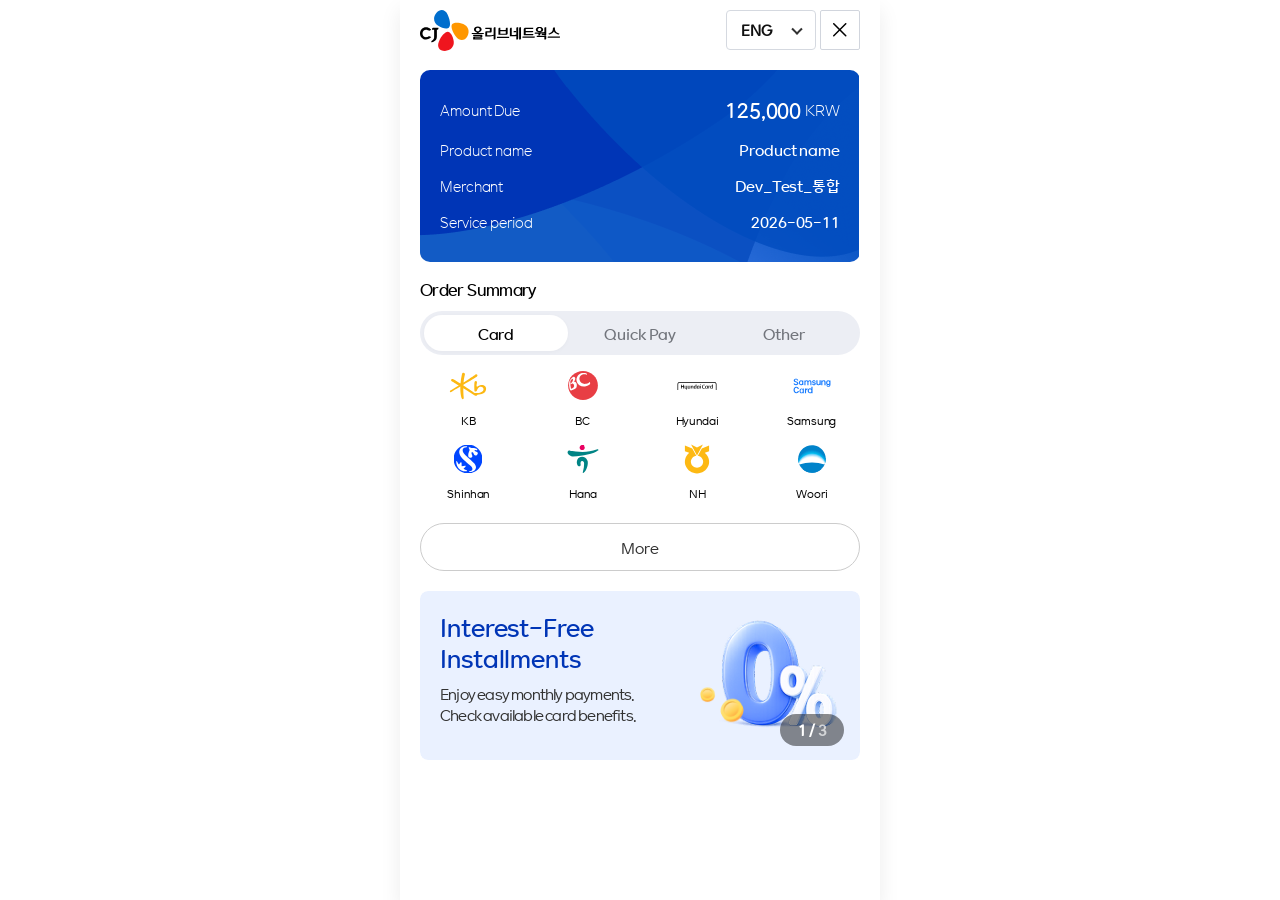
<file: index.html>
<!DOCTYPE html>
<html lang="ko">

<head>
  <meta charset="UTF-8">
  <meta http-equiv="X-UA-Compatible" content="IE=edge">
  <meta name="viewport" content="width=device-width, initial-scale=1.0, maximum-scale=1.0, user-scalable=no">
  <title>CJ올리브네트웍스</title>
  <meta name="description" content="올리브네트웍스">
  <meta name="keywords" content="올리브네트웍스">
  <meta name="author" content="올리브네트웍스">
  <meta property="og:locale" content="ko_KR" />
  <meta property="og:type" content="website" />
  <meta property="og:title" content="올리브네트웍스" />
  <meta property="og:description" content="올리브네트웍스" />
  <meta property="og:url" content="https://www.cjolivenetworks.co.kr" />
  <meta property="og:site_name" content="올리브네트웍스 - 국문" />
  <link rel="stylesheet" href="css/common.css">
  <link rel="shortcut icon" href="img/common/favicon.ico">
  <link rel="icon" href="img/common/favicon.ico">
  <link rel="stylesheet" href="https://cdn.jsdelivr.net/npm/swiper@11/swiper-bundle.min.css">

  <script src="js/terms-data.js"></script>
  <script src="js/i18n.js"></script>
  <script src="js/script.js"></script>
  <script src="js/i18n-init.js"></script>
  <script src="https://cdn.jsdelivr.net/npm/swiper@11/swiper-bundle.min.js"></script>
</head>

<body>
  <div class="wrap">
    <header class="header">
      <h1 class="logo"><a href="/" data-i18n="logo">CJ 올리브네트웍스</a></h1>

      <div class="header-util">
        <div class="lang-select">
          <button class="lang-btn" type="button">
            <span>KOR</span>
          </button>
          <ul class="lang-list">
            <li><button type="button" class="lang-link" data-lang="ko">KOR</button></li>
            <li><button type="button" class="lang-link" data-lang="en">ENG</button></li>
            <li><button type="button" class="lang-link" data-lang="zh">CHN</button></li>
            <li><button type="button" class="lang-link" data-lang="ja">JPN</button></li>
          </ul>
        </div>
        <button class="close-btn" type="button" aria-label="닫기" data-i18n-attr="aria-label:closeAria"></button>
      </div>
    </header>

    <main class="contents">
      <section class="inner">
        <ul class="info-box">
          <li>
            <span data-i18n="info.amount">결제금액</span>
            <strong class="price">125,000 <em data-i18n="info.currency">원</em></strong>
          </li>
          <li>
            <span data-i18n="info.productName">상품명</span>
            <strong data-i18n="info.productValue">상품명</strong>
          </li>
          <li>
            <span data-i18n="info.merchant">가맹점명</span>
            <strong>Dev_Test_통합</strong>
          </li>
          <li>
            <span data-i18n="info.servicePeriod">제공기간</span>
            <strong>2026-05-11</strong>
          </li>
        </ul>
      </section>

      <section class="pay-info">
        <div class="section-title">
          <h2 data-i18n="pay.title">결제 수단</h2>
        </div>
        <div class="pay-wrap">
          <div class="pay-tabs">
            <button class="pay-tab active" data-tab="card" data-i18n="pay.card">카드</button>
            <button class="pay-tab" data-tab="simple" data-i18n="pay.simple">간편결제</button>
            <button class="pay-tab" data-tab="etc" data-i18n="pay.etc">기타결제</button>
          </div>

          <!-- 카드 -->
          <section class="pay-panel active" id="card">
            <div class="pay-grid card-grid">
              <button class="pay-item"><span><img src="img/payment/ico-kb.svg" alt="국민카드"></span><em data-i18n="cards.kb">국민</em></button>
              <button class="pay-item"><span><img src="img/payment/ico-bc.svg" alt="비씨카드"></span><em data-i18n="cards.bc">비씨</em></button>
              <button class="pay-item"><span><img src="img/payment/ico-hyundai.svg" alt="현대카드"></span><em data-i18n="cards.hyundai">현대</em></button>
              <button class="pay-item"><span><img src="img/payment/ico-samsung.svg" alt="삼성카드"></span><em data-i18n="cards.samsung">삼성</em></button>

              <button class="pay-item"><span><img src="img/payment/ico-shinhan.svg" alt="신한카드"></span><em data-i18n="cards.shinhan">신한</em></button>
              <button class="pay-item"><span><img src="img/payment/ico-hana.svg" alt="하나카드"></span><em data-i18n="cards.hana">하나</em></button>
              <button class="pay-item"><span><img src="img/payment/ico-nh.svg" alt="농협카드"></span><em data-i18n="cards.nh">농협</em></button>
              <button class="pay-item"><span><img src="img/payment/ico-woori.svg" alt="우리카드"></span><em data-i18n="cards.woori">우리</em></button>

              <div class="pay-more-wrap">
                <div class="pay-grid">
                  <button class="pay-item"><span><img src="img/payment/ico-loca.svg" alt="롯데카드"></span><em data-i18n="cards.lotte">롯데</em></button>
                  <button class="pay-item"><span><img src="img/payment/ico-kakaobank.svg" alt="카카오뱅크"></span><em data-i18n="cards.kakaobank">카카오뱅크</em></button>
                  <button class="pay-item"><span><img src="img/payment/ico-citi.svg" alt="씨티카드"></span><em data-i18n="cards.citi">씨티</em></button>
                  <button class="pay-item"><span><img src="img/payment/ico-kj.svg" alt="광주카드"></span><em data-i18n="cards.kj">광주</em></button>
                  <button class="pay-item"><span><img src="img/payment/ico-jeonbuk.svg" alt="전북카드"></span><em data-i18n="cards.jeonbuk">전북</em></button>
                  <button class="pay-item"><span><img src="img/payment/ico-suhyup.svg" alt="수협카드"></span><em data-i18n="cards.suhyup">수협</em></button>
                  <button class="pay-item"><span><img src="img/payment/ico-jeju.svg" alt="제주카드"></span><em data-i18n="cards.jeju">제주</em></button>
                  <button class="pay-item"><span><img src="img/payment/ico-cu.svg" alt="신협카드"></span><em data-i18n="cards.cu">신협</em></button>
                  <button class="pay-item"><span><img src="img/payment/ico-visa.svg" alt="VISA"></span>VISA</button>
                  <button class="pay-item"><span><img src="img/payment/ico-master.svg" alt="Master"></span>Master</button>
                  <button class="pay-item"><span><img src="img/payment/ico-jcb.svg" alt="JCB"></span>JCB</button>
                  <button class="pay-item"><span><img src="img/payment/ico-unionpay.svg" alt="UnionPay"></span>UnionPay</button>
                </div>
              </div>

              <button type="button" class="pay-more-btn">더 보기</button>
            </div>
          </section>

          <!-- 간편결제 -->
          <section class="pay-panel" id="simple">
            <div class="pay-grid">
              <button type="button" class="pay-item simple-pay-btn"><span><img src="img/payment/ico-kakaopay.svg" alt="카카오페이"></span>카카오페이</button>
              <button type="button" class="pay-item simple-pay-btn"><span><img src="img/payment/ico-naverpay.svg" alt="네이버페이"></span>네이버페이</button>
              <button type="button" class="pay-item simple-pay-btn"><span><img src="img/payment/ico-toss.svg" alt="토스페이"></span>토스페이</button>
              <button type="button" class="pay-item simple-pay-btn"><span><img src="img/payment/ico-payco.svg" alt="페이코"></span>페이코</button>
            </div>
          </section>

          <!-- 기타결제 -->
          <section class="pay-panel" id="etc">
            <div class="pay-grid pay-sub-tabs">
              <button class="pay-item active" data-sub-tab="virtual">
                <span><img src="img/payment/ico-virtual.svg" alt=""></span>
                <em data-i18n="etc.virtual">가상계좌</em>
              </button>
              <button class="pay-item" data-sub-tab="transfer">
                <span><img src="img/payment/ico-gyejwaiche.svg" alt=""></span>
                <em data-i18n="etc.transfer">계좌이체</em>
              </button>
              <button class="pay-item" data-sub-tab="phone">
                <span><img src="img/payment/ico-phone.svg" alt=""></span>
                <em data-i18n="etc.phone">휴대폰</em>
              </button>
            </div>

            <!-- 가상계좌 -->
            <div id="virtual" class="pay-content active">
              <div class="pay-explan">
                <strong data-i18n="virtual.guideTitle">ⓘ 가상계좌 안내</strong>
                <p data-i18n-html="virtual.guideDesc">입금 기한 내에 계좌로 입금하시면 결제가 완료됩니다.<br>미입금 시 자동 취소됩니다.</p>
              </div>

              <div class="pay-section">
                <h3 class="pay-title" data-i18n="virtual.selectBank">입금은행 선택</h3>
                <div class="pay-grid">
                  <button class="pay-item"><span><img src="img/payment/ico-ibk.svg" alt=""></span><em data-i18n="banks.ibk">기업</em></button>
                  <button class="pay-item"><span><img src="img/payment/ico-kb.svg" alt=""></span><em data-i18n="banks.kb">국민</em></button>
                  <button class="pay-item"><span><img src="img/payment/ico-nh.svg" alt=""></span><em data-i18n="banks.nh">농협</em></button>
                  <button class="pay-item"><span><img src="img/payment/ico-hana.svg" alt=""></span><em data-i18n="banks.hana">하나</em></button>
                  <button class="pay-item"><span><img src="img/payment/ico-woori.svg" alt=""></span><em data-i18n="banks.woori">우리</em></button>
                  <button class="pay-item"><span><img src="img/payment/ico-shinhan.svg" alt=""></span><em data-i18n="banks.shinhan">신한</em></button>
                  <button class="pay-item"><span><img src="img/payment/ico-bnk.svg" alt=""></span><em data-i18n="banks.bnk">경남</em></button>
                  <button class="pay-item"><span><img src="img/payment/ico-post.svg" alt=""></span><em data-i18n="banks.post">우체국</em></button>
                  <button class="pay-item"><span><img src="img/payment/ico-bnk.svg" alt=""></span><em data-i18n="banks.busan">부산</em></button>
                </div>
              </div>

              <div class="pay-section pl20">
                <h3 class="pay-title mb0 pl0 ml0" data-i18n="virtual.depositor">입금자명</h3>
                <input type="text" class="pay-input name-input" data-i18n="virtual.namePlaceholder" placeholder="이름을 입력해 주세요">

                <div class="cash-receipt-wrap">
                  <h3 class="pay-title pl0 ml0 mb10" data-i18n="virtual.receiptTitle">현금영수증 발행정보</h3>
                  <div class="cash-receipt-radio">
                    <label>
                      <input type="radio" name="receiptType" value="phone" checked>
                      <span data-i18n="virtual.receiptPhone">소득공제용</span>
                    </label>

                    <label>
                      <input type="radio" name="receiptType" value="biz">
                      <span data-i18n="virtual.receiptBiz">지출증빙용</span>
                    </label>

                    <label>
                      <input type="radio" name="receiptType" value="none">
                      <span data-i18n="virtual.receiptNone">미발행</span>
                    </label>
                  </div>
                  <div class="cash-receipt-input">
                    <input type="tel" class="pay-input receipt-input" inputmode="numeric" placeholder="휴대폰번호를 입력해주세요" data-phone-placeholder="휴대폰번호를 입력해주세요" data-biz-placeholder="사업자 등록번호를 입력해주세요">
                  </div>
                </div>
              </div>
            </div>
            <!-- //가상계좌 -->
            <!-- 계좌이체 -->
            <div id="transfer" class="pay-content">
              <div class="pay-explan">
                <strong data-i18n="transfer.guideTitle">② 계좌이체 안내</strong>
                <p data-i18n-html="transfer.guideDesc">입금 기한 내에 계좌로 입금하시면 결제가 완료됩니다.<br>미입금 시 자동 취소됩니다.</p>
              </div>
              <div class="pay-section">
                <h3 class="pay-title" data-i18n="transfer.selectBank">입금은행 선택</h3>
                <div class="pay-grid">
                  <button class="pay-item"><span><img src="img/payment/ico-ibk.svg" alt=""></span><em data-i18n="banks.ibk">기업</em></button>
                  <button class="pay-item"><span><img src="img/payment/ico-kb.svg" alt=""></span><em data-i18n="banks.kb">국민</em></button>
                  <button class="pay-item"><span><img src="img/payment/ico-nh.svg" alt=""></span><em data-i18n="banks.nh">농협</em></button>
                  <button class="pay-item"><span><img src="img/payment/ico-hana.svg" alt=""></span><em data-i18n="banks.hana">하나</em></button>
                  <button class="pay-item"><span><img src="img/payment/ico-woori.svg" alt=""></span><em data-i18n="banks.woori">우리</em></button>
                  <button class="pay-item"><span><img src="img/payment/ico-shinhan.svg" alt=""></span><em data-i18n="banks.shinhan">신한</em></button>
                  <button class="pay-item"><span><img src="img/payment/ico-bnk.svg" alt=""></span><em data-i18n="banks.bnk">경남</em></button>
                  <button class="pay-item"><span><img src="img/payment/ico-post.svg" alt=""></span><em data-i18n="banks.post">우체국</em></button>
                  <button class="pay-item"><span><img src="img/payment/ico-bnk.svg" alt=""></span><em data-i18n="banks.busan">부산</em></button>
                </div>
              </div>

              <div class="pay-section pl20">
                <h3 class="pay-title mb0 pl0 ml0" data-i18n="transfer.depositor">입금자명</h3>
                <input type="text" class="pay-input name-input" data-i18n="transfer.namePlaceholder" placeholder="이름을 입력해 주세요">
                <label class="pay-check">
                  <input type="checkbox">
                  <span></span>
                  <em data-i18n="transfer.cashReceipt">현금영수증 발급</em>
                </label>
              </div>
            </div>
            <!-- //계좌이체 -->

            <!-- 휴대폰 -->
            <div id="phone" class="pay-content">
              <div class="pay-explan">
                <strong data-i18n="phonePay.guideTitle">③ 휴대폰 안내</strong>
                <p data-i18n-html="phonePay.guideDesc">휴대폰 요금에 합산되어 청구됩니다.<br /> 결제 후 취소 시 다음 달 요금에서 차감됩니다.</p>
              </div>

              <div class="pay-section">
                <h3 class="pay-title mb0" data-i18n="phonePay.selectCarrier">통신사 선택</h3>
                <div class="pay-grid telecom">
                  <button type="button" class="pay-item active">
                    <span><img src="img/payment/ico-SK.svg" alt="SKT"></span>
                    SKT
                  </button>
                  <button type="button" class="pay-item">
                    <span><img src="img/payment/ico-kt.svg" alt="KT"></span>
                    KT
                  </button>
                  <button type="button" class="pay-item">
                    <span><img src="img/payment/ico-lg.svg" alt="LG U+"></span>
                    LG U+
                  </button>
                </div>
                <div class="pay-section pl20">
                  <h3 class="pay-title mb0 pl0 ml0" data-i18n="phonePay.mobileNumber">휴대폰 번호</h3>
                  <input type="tel" class="pay-input phone-input" placeholder="010-0000-0000" inputmode="numeric">
                  <label class="pay-check">
                    <input type="checkbox">
                    <span></span>
                    <em data-i18n="phonePay.cashReceipt">현금영수증 발급</em>
                  </label>
                </div>
              </div>
            </div>
            <!-- //휴대폰 -->
          </section>
        </div>
        <!-- 배너 -->
        <div class="pay-after-content simple-after-content">
          <div class="benefit-banner swiper benefitSwiper">
            <div class="swiper-wrapper">
              <div class="swiper-slide">
                <a href="#">
                  <div class="banner-text">
                    <strong><span data-i18n="banners.0.highlight">무이자</span><span data-i18n="banners.0.title"> 할부 혜택</span></strong>
                    <p data-i18n-html="banners.0.desc">이제 부담없이 구매하세요<br>카드사 무이자 할부 혜택을 확인하세요.</p>
                  </div>
                  <div class="banner-thumb">
                    <img src="img/common/banner-installment.png" alt="무이자 할부" data-i18n-attr="alt:banners.0.alt">
                  </div>
                </a>
              </div>

              <div class="swiper-slide">
                <a href="#">
                  <div class="banner-text">
                    <strong><span data-i18n="banners.1.highlight">간편결제</span><span data-i18n="banners.1.title"> 혜택</span></strong>
                    <p data-i18n-html="banners.1.desc">간편결제로 더 빠르고 편리하게<br>결제 혜택을 확인하세요.</p>
                  </div>
                  <div class="banner-thumb">
                    <img src="img/common/banner-installment.png" alt="간편결제 혜택" data-i18n-attr="alt:banners.1.alt">
                  </div>
                </a>
              </div>

              <div class="swiper-slide">
                <a href="#">
                  <div class="banner-text">
                    <strong><span data-i18n="banners.2.highlight">카드사</span><span data-i18n="banners.2.title"> 이벤트</span></strong>
                    <p data-i18n-html="banners.2.desc">진행 중인 카드사 이벤트와<br>할부 혜택을 확인하세요.</p>
                  </div>
                  <div class="banner-thumb">
                    <img src="img/common/banner-installment.png" alt="카드사 이벤트" data-i18n-attr="alt:banners.2.alt">
                  </div>
                </a>
              </div>
            </div>

            <div class="benefit-pagination"></div>
          </div>

          <div class="terms-wrap simple-terms-wrap">
            <div class="installment-wrap">
              <div class="section-title mt20">
                <h2 data-i18n="installment.title">할부선택</h2>
              </div>
              <div class="installment-select">
                <select class="pay-select">
                  <option>일시불</option>
                  <option>2개월</option>
                  <option>3개월</option>
                  <option>4개월</option>
                  <option>5개월</option>
                  <option>6개월</option>
                  <option>12개월</option>
                </select>
                <span class="select-arrow"></span>
              </div>
              <label class="pay-check">
                <input type="checkbox">
                <span></span>
                <em data-i18n="installment.useCardPoint">카드포인트 사용</em>
              </label>
            </div>

            <div class="section-title mt20">
              <h2 data-i18n="terms.title">이용약관</h2>
            </div>

            <div class="terms-all-wrap active">
              <button type="button" class="terms-all-toggle">
                <label class="terms-all">
                  <input type="checkbox" id="agreeAll">
                  <span class="check-icon"></span>
                  <em data-i18n="terms.agreeAll">모든 약관에 동의합니다.</em>
                </label>
                <span class="terms-arrow"></span>
              </button>

              <div class="terms-list">
                <div class="terms-item">
                  <label>
                    <input type="checkbox" class="agree-item">
                    <span></span>
                    <em data-i18n="terms.terms1">전자금융거래 이용약관</em>
                  </label>
                  <button type="button" class="terms-open-btn" data-target="terms1" data-title="전자금융거래 이용약관" data-i18n="terms.view">
                    보기
                  </button>
                </div>
                <div class="terms-item">
                  <label>
                    <input type="checkbox" class="agree-item">
                    <span></span>
                    <em data-i18n="terms.terms2">개인정보수집 이용안내</em>
                  </label>
                  <button type="button" class="terms-open-btn" data-target="terms2" data-title="개인정보수집 이용안내" data-i18n="terms.view">
                    보기
                  </button>
                </div>
                <div class="terms-item">
                  <label>
                    <input type="checkbox" class="agree-item">
                    <span></span>
                    <em data-i18n="terms.terms3">개인정보 제공 및 위탁 동의</em>
                  </label>
                  <button type="button" class="terms-open-btn" data-target="terms3" data-title="개인정보 제공 및 위탁 동의" data-i18n="terms.view">
                    보기
                  </button>
                </div>
              </div>
            </div>
            <button type="button" class="btn-next" disabled data-i18n="terms.next">다음</button>
          </div>
        </div>
      </section>


      <!-- 공통 modal -->
      <div class="terms-modal">
        <div class="terms-modal-dim"></div>

        <div class="terms-modal-content">
          <div class="terms-modal-header">
            <h2 class="terms-modal-title" data-i18n="terms.modalTitle">전자금융거래 이용약관</h2>
            <button type="button" class="terms-modal-close" data-i18n-attr="aria-label:closeAria" aria-label="닫기">✕</button>
          </div>
          <div class="terms-modal-body">
            <div class="terms-modal-scroll"></div>
          </div>
          <div class="terms-modal-footer">
            <button type="button" class="terms-modal-confirm" disabled>
              확인
            </button>
          </div>
        </div>
      </div>

      <!-- 전자금융거래 이용약관 modal -->
      <div class="terms-content" id="terms1"></div>
      <!-- .전자금융거래 이용약관 modal -->

      <!-- 개인정보수집 이용안내 modal -->
      <div class="terms-content" id="terms2"></div>
      <!-- ..개인정보수집 이용안내 modal -->

      <!-- 개인정보 제공 및 위탁 동의 modal -->
      <div class="terms-content" id="terms3"></div>
      <!-- ..개인정보 제공 및 위탁 동의 modal -->

      <!-- 결제 완료 modal -->
      <div class="complete-modal" id="completeModal">
        <div class="complete-modal-dim"></div>

        <div class="complete-modal-content">
          <div class="complete-icon">
            <img src="img/common/ico-complete.svg" alt="">
          </div>

          <h2 data-i18n="complete.title">결제 완료</h2>
          <p data-i18n-html="complete.desc">주문하신 상품의 결제가<br>성공적으로 완료되었습니다.</p>

          <div class="complete-info">
            <dl>
              <dt data-i18n="complete.amount">결제금액</dt>
              <dd data-i18n="complete.amountValue">125,000 원</dd>
            </dl>
            <dl>
              <dt data-i18n="complete.method">결제수단</dt>
              <dd data-i18n="complete.methodValue">네이버페이</dd>
            </dl>
          </div>

          <button type="button" class="complete-confirm" data-i18n="complete.confirm">확인</button>
        </div>
      </div>
      <!-- //결제 완료 modal -->
    </main>
  </div>
</body>



</html>
</file>
<file: css/common.css>
@charset "utf-8";

@import url('base.css');
@import url('layout.css');
@import url('font.css');
</file>
